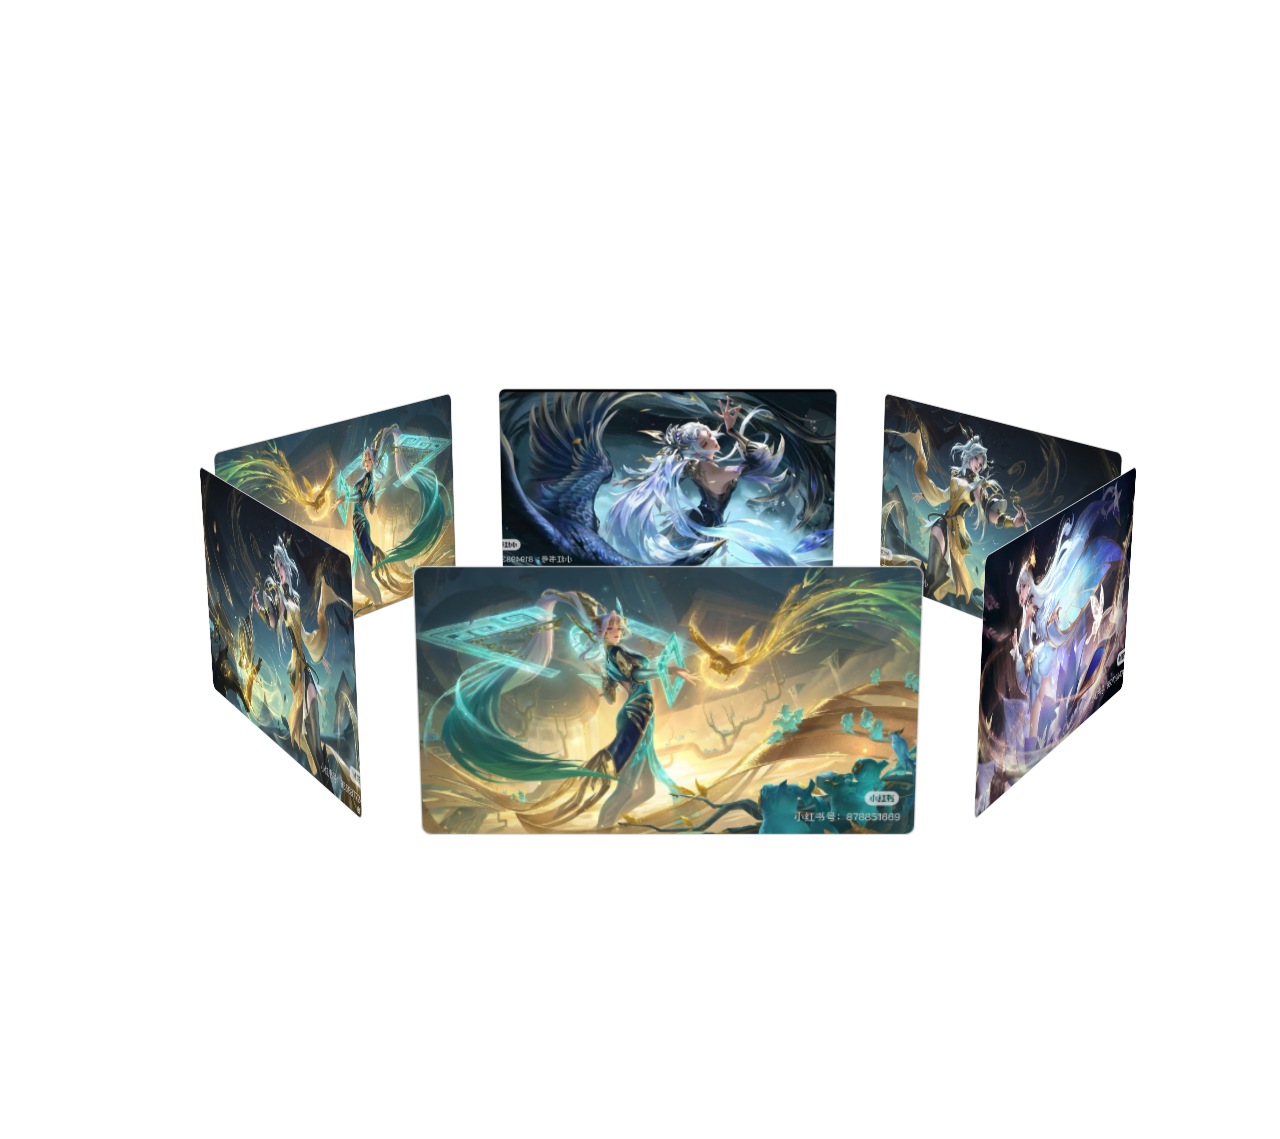
<file: School_Web/hexagon.html>
<!DOCTYPE html>
<html lang="zh-CN">
<head>
    <meta charset="UTF-8">
    <meta name="viewport" content="width=device-width, initial-scale=1.0">
    <title>六边形轮播图</title>
    <style>
        /* ============================================
           3D六边形轮播图组件 - 开始复制区域
           ============================================ */
        
        /* 基础样式重置（如果页面已有，可删除） */
        .hexagon-carousel-wrapper * {
            margin: 0;
            padding: 0;
            list-style: none;
        }

        /* 轮播容器样式 */
        .hexagon-carousel-container {
            position: relative;
            margin: 100px auto;
            perspective: 1500px; /* 3D透视效果，可根据需要调整 */
            overflow: hidden; /* 避免旋转时产生滚动条 */
        }

        /* 轮播列表样式 */
        .hexagon-carousel {
            position: absolute;
            width: 100%;
            height: 100%;
            transform-style: preserve-3d; /* 保持3D效果 */
            transition: transform 1s ease; /* 平滑过渡效果 */
            will-change: transform; /* 优化动画，减少抖动闪烁 */
        }

        /* 每个轮播项样式 - 修改这里的宽高即可，布局会自动适配 */
        .hexagon-carousel li {
            position: absolute;
            /* ========== 修改以下宽高即可，其他会自动计算 ========== */
            width: 400px;
            height: 225px; /* 16:9 比例示例：400 * 9 / 16 = 225 */
            /* ===================================================== */
            left: 50%;
            top: 50%;
            /* margin-left 和 margin-top 会通过JS自动计算，无需手动修改 */
            border: 1px solid #ccc;
            background-color: rgba(255, 255, 255, 0.8);
            display: flex;
            align-items: center;
            justify-content: center;
            border-radius: 8px; /* 圆角，可选 */
            overflow: hidden; /* 内容溢出隐藏 */
        }

        /* 让 a 填满 li */
        .hexagon-carousel li a{
            display: block;
            width: 100%;
            height: 100%;
            transform-style: preserve-3d;
            backface-visibility: hidden; /* 正面项减少闪烁 */
        }

        .hexagon-carousel li a img{
            width: 100%;
            height: 100%;
            object-fit: cover;
            display: block; /* 去除行内元素默认空白间隙 */
            backface-visibility: hidden; /* 修复某些浏览器闪频 */
        }

        /* 背面项：将内部内容翻转回正面，保证可见且不镜像 */
        .hexagon-carousel li.is-back a {
            transform: rotateY(180deg);
            backface-visibility: visible; /* 背面需可见 */
        }
        .hexagon-carousel li.is-back a img {
            backface-visibility: visible; /* 背面图片可见 */
            transform:scaleX(-1);

        }
        
        /* ============================================
           3D六边形轮播图组件 - 结束复制区域
           ============================================ */
    </style>
</head>
<body>
    <!-- ============================================
         使用示例：复制以下HTML结构
         ============================================ -->
    <div class="hexagon-carousel-wrapper">
        <div class="hexagon-carousel-container" id="hexagonCarouselContainer">
            <ul class="hexagon-carousel" id="hexagonCarousel">
                <li>
                    <a href="">
                        <img src="./testImg/nvwa.jpg" alt="轮播图1">
                    </a>
                </li>
                <li>
                    <a href="">
                        <img src="./testImg/diaochan.jpg" alt="轮播图1">
                    </a>
                </li>
                <li>
                    <a href="">
                        <img src="./testImg/waner.jpg" alt="轮播图1">
                    </a>
                </li>
                <li>
                    <a href="">
                        <img src="./testImg/yuji.jpg" alt="轮播图1">
                    </a>
                </li>
                <li>
                    <a href="">
                        <img src="./testImg/nvwa.jpg" alt="轮播图1">
                    </a>
                </li>
                <li>
                    <a href="">
                        <img src="./testImg/waner.jpg" alt="轮播图1">
                    </a>
                </li>
            </ul>
        </div>
    </div>

    <script>
        /* ============================================
           3D六边形轮播图组件 - JavaScript部分
           复制以下代码，确保HTML结构中的ID匹配
           ============================================ */
        
        (function() {
            'use strict';
            
            // 获取轮播元素
            const carousel = document.getElementById('hexagonCarousel');
            const container = document.getElementById('hexagonCarouselContainer');
            const items = carousel.querySelectorAll('li');
            const itemCount = items.length;
            
            // ========== 配置参数 ==========
            const config = {
                angle: 360 / itemCount, // 自动计算每个项目的角度（360度 / 项目数）
                intervalTime: 3000, // 轮播间隔时间（毫秒）
                tiltAngle: -15, // 俯视角度（负值表示向上倾斜，形成俯视效果）
                spacingFactor: 1.05 // 间距因子（越大间距越大，防止重叠，建议1.0-1.5）
            };
            
            // ========== 获取第一个元素的尺寸 ==========
            function getItemSize() {
                if (items.length === 0) return { width: 400, height: 225 };
                const firstItem = items[0];
                const computedStyle = window.getComputedStyle(firstItem);
                return {
                    width: parseFloat(computedStyle.width) || firstItem.offsetWidth,
                    height: parseFloat(computedStyle.height) || firstItem.offsetHeight
                };
            }
            
            // ========== 自动计算半径，避免重叠 ==========
            function calculateRadius(itemWidth, itemAngle) {
                // 将角度转换为弧度
                const angleInRadians = (itemAngle * Math.PI) / 180;
                // 计算相邻元素之间的弧长：半径 × 角度（弧度）
                // 为了不重叠，弧长应该 >= 元素宽度 × 间距因子
                const minArcLength = itemWidth * config.spacingFactor;
                // 计算最小半径：半径 = 弧长 / 角度（弧度）
                const minRadius = minArcLength / angleInRadians;
                // 返回一个稍大的半径，确保有足够的安全边距（缩小倍数以减少间距）
                return minRadius * 1.02;
            }
            
            // ========== 自动设置容器大小 ==========
            function setContainerSize(itemSize, radius) {
                // 容器宽度 = 元素宽度 + 半径的2倍 + 边距
                const containerWidth = itemSize.width + radius * 2 + 100;
                // 容器高度 = 元素高度 + 半径的1.5倍 + 边距（考虑俯视角度）
                const containerHeight = itemSize.height + radius * 1.5 + 100;
                container.style.width = containerWidth + 'px';
                container.style.height = containerHeight + 'px';
                // 更新透视距离，使其与容器大小匹配
                const perspective = Math.max(containerWidth, containerHeight) * 1.5;
                container.style.perspective = perspective + 'px';
            }
            
            // ========== 自动设置元素居中 ==========
            function setItemCenter(item) {
                const itemSize = getItemSize();
                item.style.marginLeft = -itemSize.width / 2 + 'px';
                item.style.marginTop = -itemSize.height / 2 + 'px';
            }
            
            // ========== 初始化轮播图 ==========
            let timerId = null; // 保证只有一个定时器，避免闪频

            function updateFrontBackClasses(currentAngle) {
                items.forEach((item, index) => {
                    const rawAngle = index * config.angle - currentAngle;
                    // 归一化到 [-180, 180)
                    let normalized = ((rawAngle + 180) % 360 + 360) % 360 - 180;
                    const isBack = Math.abs(normalized) > 90;
                    if (isBack) {
                        item.classList.add('is-back');
                    } else {
                        item.classList.remove('is-back');
                    }
                });
            }

            function initCarousel() {
                const itemSize = getItemSize();
                const radius = calculateRadius(itemSize.width, config.angle);
                
                // 设置容器大小
                setContainerSize(itemSize, radius);
                
                // 初始化每个li的位置和角度
                items.forEach((item, index) => {
                    // 设置居中
                    setItemCenter(item);
                    
                    // 计算每个项目的旋转角度
                    const rotateY = index * config.angle;
                    // 设置旋转和位置
                    item.style.transform = `rotateY(${rotateY}deg) translateZ(${radius}px)`;
                });
                
                // 应用初始倾斜角度
                let currentAngle = 0;
                carousel.style.transform = `rotateX(${config.tiltAngle}deg) rotateY(-${currentAngle}deg)`;
                updateFrontBackClasses(currentAngle);
                
                // 旋转轮播图的函数
                function rotateCarousel() {
                    currentAngle += config.angle;
                    carousel.style.transform = `rotateX(${config.tiltAngle}deg) rotateY(-${currentAngle}deg)`;
                    updateFrontBackClasses(currentAngle);
                }
                
                // 设置定时自动轮播
                if (timerId) {
                    clearInterval(timerId);
                }
                timerId = setInterval(rotateCarousel, config.intervalTime);
            }
            
            // 页面加载完成后初始化
            if (document.readyState === 'loading') {
                document.addEventListener('DOMContentLoaded', initCarousel);
            } else {
                initCarousel();
            }
            
            // 如果元素尺寸动态改变，可以调用 initCarousel() 重新初始化
            // 也可以监听窗口大小变化，自动调整
            window.addEventListener('resize', function() {
                // 延迟执行，等待CSS应用
                setTimeout(initCarousel, 100);
            });
            
        })();
        
        /* ============================================
           使用说明：
           1. 只需修改 .hexagon-carousel li 的 width 和 height
           2. 所有布局计算会自动进行，无需手动调整
           3. 如需修改轮播间隔、俯视角度等，修改 config 对象中的参数
           ============================================ */
    </script>
</body>
</html>
</file>
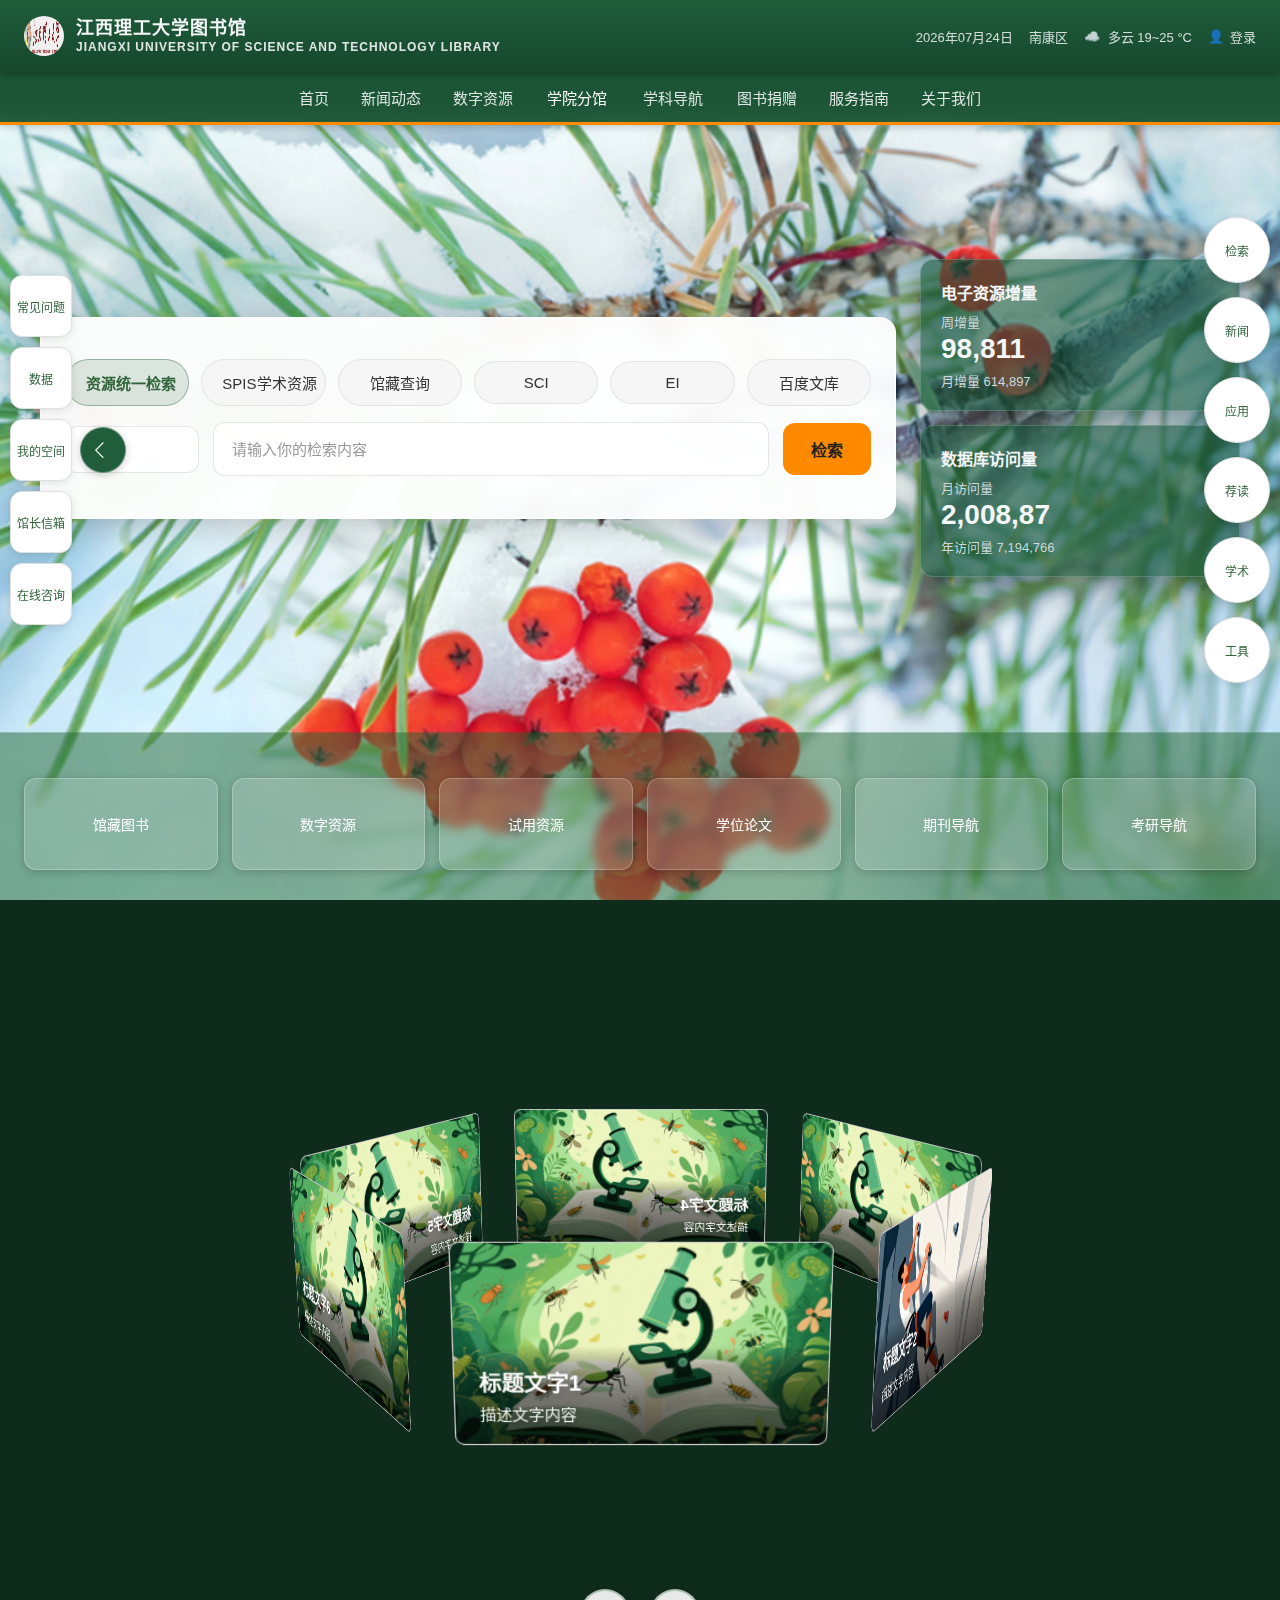
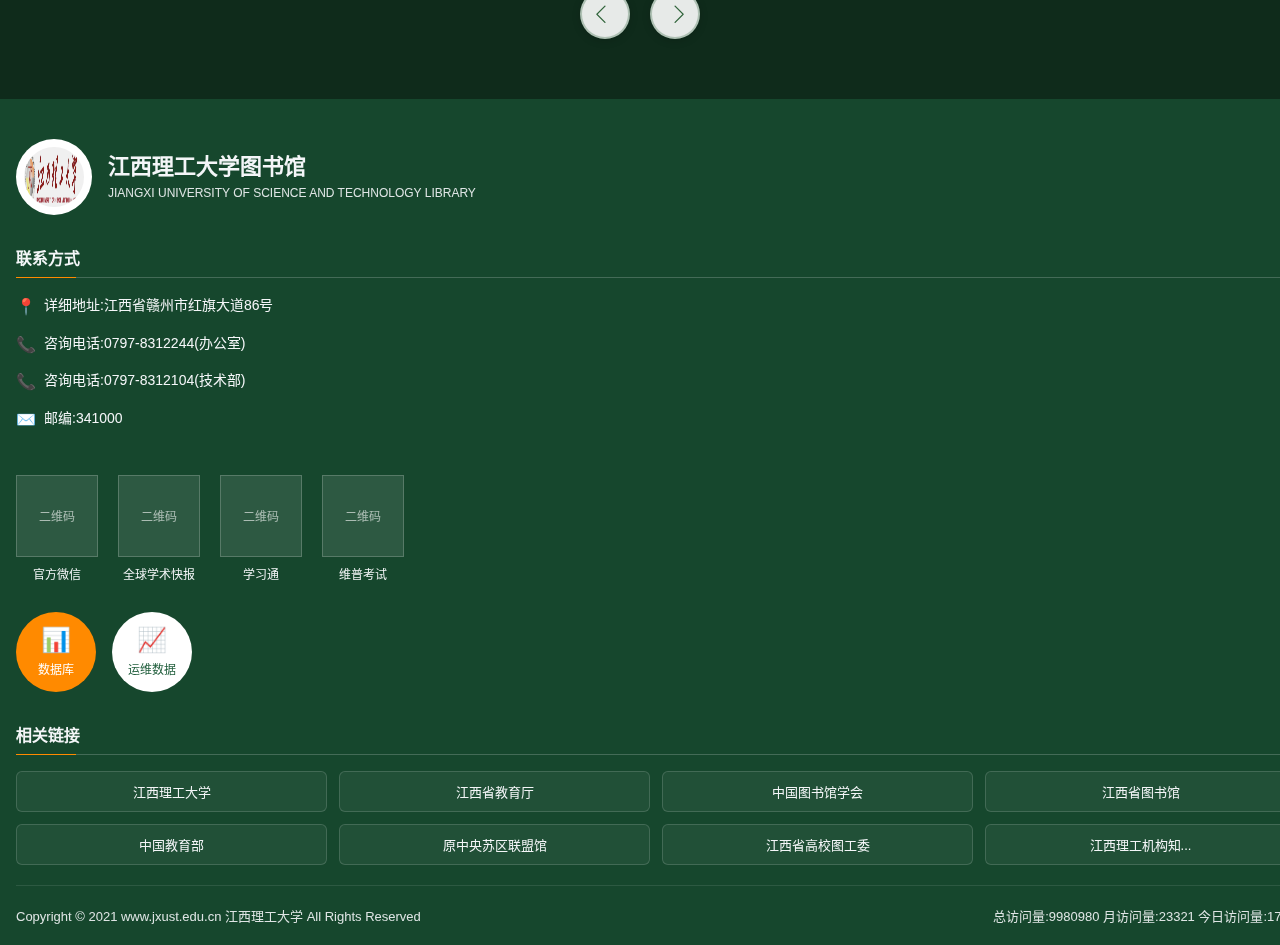
<file: School_Web/lib.html>
<!DOCTYPE html>
<html lang="zh-CN">
<head>
    <meta charset="UTF-8">
    <meta name="viewport" content="width=device-width, initial-scale=1.0">
    <title>图书馆首页框架</title>
    <link rel="stylesheet" href="CSS/lib-nav.css">
    <link rel="stylesheet" href="CSS/hexagon.css">
    <link rel="stylesheet" href="iconfont/iconfont.css">
    <style>
        /* 主题色与变量 */
        :root {
            --brand-green: #1f5d3b;
            --brand-green-dark: #16472d;
            --brand-accent: #ff8a00;
            --glass-bg: rgba(255, 255, 255, 0.12);
            --glass-stroke: rgba(255, 255, 255, 0.25);
            --text-on-dark: #f4f6f8;
            --muted: #cfd8dc;
        }

        html, body {
            height: 100%;
        }

        body {
            margin: 0;
            font-family: -apple-system, BlinkMacSystemFont, "Segoe UI", Roboto, "Helvetica Neue", Arial, "Noto Sans", "Apple Color Emoji", "Segoe UI Emoji";
            color: var(--text-on-dark);
            background: #0f2b1b;
        }

        /* 顶部栏 */
        .topbar {
            background: linear-gradient(180deg, var(--brand-green) 0%, var(--brand-green-dark) 100%);
            color: var(--text-on-dark);
            height: 72px;
            display: flex;
            align-items: center;
            justify-content: space-between;
            padding: 0 24px;
            box-shadow: 0 2px 8px rgba(0,0,0,0.3);
            position: fixed;
            top: 0;
            left: 0;
            right: 0;
            z-index: 101;
        }
        .topbar .logo {
            display: flex;
            align-items: center;
            gap: 12px;
            font-weight: 700;
            letter-spacing: 1px;
            font-size: 18px;
        }
        .topbar .logo img {
            width: 40px;
            height: 40px;
            border-radius: 50%;
            background: #fff;
        }
        .topbar .logo-text {
            display: flex;
            flex-direction: column;
        }
        .topbar .logo-text .cn {
            font-size: 18px;
            line-height: 1.2;
        }
        .topbar .logo-text .en {
            font-size: 12px;
            opacity: 0.9;
            line-height: 1.2;
        }
        .topbar .meta {
            opacity: .85;
            font-size: 13px;
            display: flex;
            align-items: center;
            gap: 16px;
        }
        .topbar .meta .weather {
            display: flex;
            align-items: center;
            gap: 8px;
        }
        .topbar .meta .login {
            display: flex;
            align-items: center;
            gap: 6px;
            cursor: pointer;
        }

        /* 导航栏 - 独立于顶部栏 */
        .navbar {
            background: rgba(31, 93, 59, 0.85);
            backdrop-filter: blur(10px);
            -webkit-backdrop-filter: blur(10px);
            color: var(--text-on-dark);
            display: flex;
            justify-content: center;
            align-items: center;
            padding: 0;
            height: 50px;
            border-bottom: 3px solid var(--brand-accent);
            position: fixed;
            top: 72px;
            left: 0;
            right: 0;
            z-index: 100;
            box-shadow: 0 2px 8px rgba(0,0,0,0.2);
        }
        .navbar-container {
            width: 1280px;
            max-width: 100%;
            margin: 0 auto;
            display: flex;
            justify-content: center;
            align-items: center;
            height: 100%;
            position: relative;
            padding: 0 24px;
        }
        .navbar .nav {
            display: flex;
            gap: 32px;
            align-items: center;
            justify-content: center;
        }
        .navbar .nav a,
        .navbar .nav .nav-link {
            color: var(--text-on-dark);
            text-decoration: none;
            font-size: 15px;
            white-space: nowrap;
            opacity: .9;
            transition: opacity 0.2s;
        }
        .navbar .nav .mega-grid a{
            color: #0f2b1b;
        }
        .navbar .nav a:hover,
        .navbar .nav .nav-link:hover {
            opacity: 1;
        }

        /* 英雄区背景 */
        .hero {
            min-height: calc(100vh - 122px);
            margin-top: 122px;
            position: relative;
            background: #ffffff;
            overflow: hidden;
        }

        /* 版心容器 */
        .hero-container {
            width: 1280px;
            max-width: 100%;
            margin: 0 auto;
            position: relative;
            height: 100%;
            padding: 0 24px;
        }

        /* 搜索和widget容器 */
        .hero-content {
            position: absolute;
            left: 50%;
            top: 38%;
            transform: translate(-50%, -50%);
            width: 100%;
            max-width: 1280px;
            padding: 0 24px;
            display: flex;
            gap: 24px;
            align-items: stretch;
            box-sizing: border-box;
            z-index: 2;
        }

        /* 中心搜索卡片 */
        .search-wrap {
            flex: 1;
            height: 200px;
            align-self: center;
            min-width: 0;
            background: rgba(255, 255, 255, 0.95);
            backdrop-filter: blur(10px);
            -webkit-backdrop-filter: blur(10px);
            border: 1px solid rgba(255, 255, 255, 0.8);
            border-radius: 16px;
            box-shadow: 0 8px 32px rgba(0,0,0,.2);
            display: flex;
            flex-direction: column;
            justify-content: center;
        }
        .search-tabs {
            display: flex;
            gap: 12px;
            padding: 20px 24px 16px;
            flex-wrap: nowrap;
            align-items: center;
            justify-content: center;
            width: 100%;
            box-sizing: border-box;
        }
        .search-tabs .tab {
            flex: 1;
            padding: 12px 20px;
            border-radius: 999px;
            background: rgba(245, 245, 245, 0.9);
            border: 1px solid rgba(224, 224, 224, 0.8);
            cursor: pointer;
            user-select: none;
            font-size: 15px;
            white-space: nowrap;
            transition: all 0.2s ease;
            text-align: center;
            min-width: 0;
            color: #333;
        }
        .search-tabs .tab:hover {
            background: rgba(238, 238, 238, 0.95);
            border-color: rgba(200, 200, 200, 0.9);
        }
        .search-tabs .tab.active {
            background: rgba(48, 100, 58, 0.15);
            border-color: rgba(48, 100, 58, 0.4);
            color: #30643A;
            font-weight: 600;
        }
        .search-bar {
            display: flex;
            gap: 14px;
            padding: 0 24px 20px;
            align-items: center;
            justify-content: center;
            width: 100%;
            box-sizing: border-box;
        }
        .seg {
            min-width: 100px;
            background: rgba(255, 255, 255, 0.9);
            border: 1px solid rgba(224, 224, 224, 0.8);
            border-radius: 12px;
            padding: 12px 16px;
            font-size: 15px;
            color: #333;
        }
        .search-input {
            flex: 1;
            height: 52px;
            border-radius: 12px;
            border: 1px solid rgba(224, 224, 224, 0.8);
            background: rgba(255, 255, 255, 0.9);
            color: #333;
            outline: none;
            padding: 0 18px;
            font-size: 15px;
        }
        .search-input::placeholder {
            color: #999;
        }
        .search-btn {
            height: 52px;
            padding: 0 28px;
            border-radius: 12px;
            background: var(--brand-accent);
            color: #222;
            font-weight: 700;
            border: none;
            cursor: pointer;
            font-size: 16px;
        }

        /* 右侧统计小部件 */
        .right-widgets {
            flex-shrink: 0;
            width: 360px;
            display: flex;
            flex-direction: column;
            gap: 14px;
        }
        .widget {
            background: rgba(20, 84, 55, .6);
            border: 1px solid rgba(255,255,255,.18);
            border-radius: 14px;
            padding: 20px;
            box-shadow: 0 10px 30px rgba(0,0,0,.35);
            flex: 1;
            display: flex;
            flex-direction: column;
        }
        .widget h4 { margin: 0 0 8px; font-weight: 700; }
        .widget .muted { color: var(--muted); font-size: 13px; }

        /* 左侧浮动栏 */
        .left-rail {
            position: fixed;
            left: 10px;
            top: 50%;
            transform: translateY(-50%);
            display: grid;
            gap: 10px;
            z-index: 52;
            transition: transform 0.3s ease;
        }
        .left-rail.hidden {
            transform: translateY(-50%) translateX(calc(-100% - 55px));
        }
        .rail-btn-wrapper {
            position: relative;
            display: inline-block;
        }
        .left-rail-toggle {
            position: absolute;
            right: -54px;
            top: 50%;
            transform: translateY(-50%);
            width: 44px;
            height: 44px;
            border-radius: 50%;
            background: #1f5d3b;
            border: 1px solid rgba(255, 255, 255, 0.3);
            display: grid;
            place-items: center;
            color: #ffffff;
            cursor: pointer;
            transition: background 0.3s ease;
            box-shadow: 0 2px 8px rgba(0, 0, 0, 0.2);
            z-index: 51;
        }
        .left-rail-toggle::before {
            content: '';
            position: absolute;
            top: 50%;
            left: 50%;
            transform: translate(-50%, -50%);
            width: 60px;
            height: 60px;
            border-radius: 50%;
            background: rgba(255, 255, 255, 0.35);
            backdrop-filter: blur(4px);
            -webkit-backdrop-filter: blur(4px);
            opacity: 0;
            transition: opacity 0.3s ease;
            pointer-events: none;
            z-index: -1;
        }
        .left-rail-toggle:hover {
            background: #ff9700;
        }
        .left-rail-toggle:hover::before {
            opacity: 1;
        }
        .left-rail-toggle .iconfont {
            font-size: 18px;
            transition: transform 0.3s ease;
        }
        .rail-btn {
            width: 60px; height: 60px;
            border-radius: 12px;
            background: #ffffff;
            border: 1px solid #e0e0e0;
            display: grid; place-items: center;
            color: #30643A;
            text-decoration: none;
            font-size: 12px;
            box-shadow: 0 2px 8px rgba(0,0,0,.1);
        }

        /* 右侧快速菜单 */
        .right-rail {
            position: fixed;
            right: 10px;
            top: 50%;
            transform: translateY(-50%);
            display: grid;
            gap: 14px;
            z-index: 52;
        }
        .quick-btn {
            width: 64px; height: 64px;
            border-radius: 50%;
            background: #ffffff;
            border: 1px solid #e0e0e0;
            display: grid; place-items: center;
            color: #30643A;
            text-decoration: none;
            font-size: 12px;
            position: relative;
            transition: background 0.3s ease, color 0.3s ease;
            box-shadow: 0 2px 8px rgba(0,0,0,.1);
        }
        .quick-btn::before {
            content: '';
            position: absolute;
            top: 50%;
            left: 50%;
            transform: translate(-50%, -50%);
            width: 80px;
            height: 80px;
            border-radius: 50%;
            background: rgba(255, 255, 255, 0.35);
            backdrop-filter: blur(4px);
            -webkit-backdrop-filter: blur(4px);
            opacity: 0;
            transition: opacity 0.3s ease;
            pointer-events: none;
            z-index: -1;
        }
        .quick-btn:hover {
            background: #ff9700;
            color: #ffffff;
        }
        .quick-btn:hover::before {
            opacity: 1;
        }

        /* 底部功能快捷 */
        .bottom-features {
            position: absolute;
            left: 50%;
            bottom: 0;
            transform: translateX(-50%);
            width: 1280px;
            max-width: calc(100% - 48px);
            display: grid;
            grid-template-columns: repeat(6, 1fr);
            gap: 14px;
            padding: 20px 14px 30px;
            background: transparent;
            border-radius: 0;
            border: none;
            z-index: 2;
        }
        .feature {
            height: 90px;
            border-radius: 12px;
            background: rgba(255, 255, 255, 0.15);
            border: 1px solid rgba(255, 255, 255, 0.25);
            display: grid; 
            place-items: center;
            text-align: center;
            font-size: 14px;
            color: #ffffff;
            font-weight: 500;
            transition: all 0.3s ease;
            backdrop-filter: blur(4px);
            -webkit-backdrop-filter: blur(4px);
            box-shadow: 0 2px 8px rgba(0, 0, 0, 0.2);
        }
        .feature:hover {
            background: rgba(255, 255, 255, 0.25);
            border-color: rgba(255, 255, 255, 0.4);
            transform: translateY(-2px);
            box-shadow: 0 4px 12px rgba(0, 0, 0, 0.3);
        }

        /* 学科导航 Mega Panel 样式 */
        .subject-mega-panel {
            position: fixed;
            left: 50%;
            transform: translateX(-50%) translateY(0);
            top: 52px;
            width: 1280px;
            max-width: calc(100% - 48px);
            background: #ffffff;
            box-shadow: 0 4px 12px rgba(0,0,0,.15);
            border-radius: 0;
            border: none;
            padding: 32px;
            opacity: 0;
            pointer-events: none;
            transition: opacity 0.25s ease;
            z-index: 200;
        }

        .navbar .nav .nav-item.subject-nav:hover > .subject-mega-panel,
        .navbar .nav .nav-item.subject-nav:focus-within > .subject-mega-panel {
            opacity: 1;
            pointer-events: auto;
        }

        /* 学科网格布局 - 5列 */
        .subject-grid {
            display: grid;
            grid-template-columns: repeat(5, 1fr);
            gap: 20px;
        }

        /* 学科卡片样式 */
        .subject-card {
            position: relative;
            aspect-ratio: 1.6;
            border-radius: 12px;
            background-size: cover;
            background-position: center;
            display: flex;
            align-items: center;
            justify-content: center;
            text-decoration: none;
            overflow: hidden;
            transition: transform 0.3s ease, box-shadow 0.3s ease;
            box-shadow: 0 4px 12px rgba(0,0,0,.15);
        }

        /* 各学科卡片背景渐变 */
        .subject-arts { background: linear-gradient(135deg, #FF6B9D 0%, #C44569 100%); }
        .subject-management { background: linear-gradient(135deg, #4ECDC4 0%, #44A08D 100%); }
        .subject-military { background: linear-gradient(135deg, #95E1D3 0%, #6BCB9F 100%); }
        .subject-medicine { background: linear-gradient(135deg, #F38181 0%, #AA4A44 100%); }
        .subject-agriculture { background: linear-gradient(135deg, #AAE3E2 0%, #6EC5B8 100%); }
        .subject-engineering { background: linear-gradient(135deg, #FCE38A 0%, #F38181 100%); }
        .subject-science { background: linear-gradient(135deg, #EAFFD0 0%, #B4F8C8 100%); }
        .subject-history { background: linear-gradient(135deg, #B4A7D6 0%, #8B7AA8 100%); }
        .subject-literature { background: linear-gradient(135deg, #C7CEEA 0%, #9BA3EB 100%); }
        .subject-education { background: linear-gradient(135deg, #FFD3A5 0%, #FFA07A 100%); }
        .subject-law { background: linear-gradient(135deg, #FD9853 0%, #E67E22 100%); }
        .subject-economics { background: linear-gradient(135deg, #A8E6CF 0%, #7ED321 100%); }
        .subject-philosophy { background: linear-gradient(135deg, #FFD93D 0%, #F9CA24 100%); }
        .subject-comprehensive { background: linear-gradient(135deg, #6BCB77 0%, #4CAF50 100%); }

        .subject-card::before {
            content: '';
            position: absolute;
            top: 0;
            left: 0;
            right: 0;
            bottom: 0;
            background: linear-gradient(to bottom, rgba(0,0,0,0.2), rgba(0,0,0,0.4));
            z-index: 1;
        }

        .subject-card span {
            position: relative;
            z-index: 2;
            color: #fff;
            font-size: 20px;
            font-weight: 700;
            text-shadow: 0 2px 8px rgba(0,0,0,.5);
            text-align: center;
        }

        .subject-card:hover {
            transform: translateY(-4px) scale(1.02);
            box-shadow: 0 8px 24px rgba(0,0,0,.25);
        }

        /* 学科导航项hover效果 */
        .navbar .nav .nav-item.subject-nav:hover > .nav-link,
        .navbar .nav .nav-item.subject-nav:focus-within > .nav-link {
            opacity: 1;
            position: relative;
        }

        .navbar .nav .nav-item.subject-nav:hover > .nav-link::after {
            content: '';
            position: absolute;
            bottom: -15px;
            left: 50%;
            transform: translateX(-50%);
            width: 0;
            height: 0;
            border-left: 8px solid transparent;
            border-right: 8px solid transparent;
            border-bottom: 8px solid #ff8a00;
            /* z-index: 280; */
        }

        .navbar .nav .nav-item.subject-nav > .nav-link::before {
            content: '';
            position: absolute;
            left: 0;
            right: 0;
            bottom: -18px;
            height: 18px;
        }


        @media (max-width: 1400px) {
            .mega-panel,
            .subject-mega-panel {
                width: calc(100% - 48px);
                max-width: 1280px;
            }
            .mega-grid {
                grid-template-columns: repeat(4, 1fr);
            }
            .subject-grid {
                grid-template-columns: repeat(4, 1fr);
            }
        }

        @media (max-width: 1320px) {
            .hero-content {
                max-width: calc(100% - 48px);
                padding: 0 16px;
            }
            .right-widgets {
                width: 320px;
            }
        }

        @media (max-width: 1100px) {
            .mega-grid {
                grid-template-columns: repeat(3, 1fr);
            }
            .subject-grid {
                grid-template-columns: repeat(3, 1fr);
            }
            .hero-content {
                flex-direction: column;
                gap: 20px;
            }
            .right-widgets {
                width: 100%;
            }
        }

        @media (max-width: 900px) {
            .topbar { flex-direction: column; height: auto; padding: 12px; }
            .topbar .logo { margin-bottom: 8px; }
            .topbar .meta { flex-wrap: wrap; justify-content: center; }
            .navbar { position: relative; top: 0; }
            .navbar-container { width: 100%; padding: 0 16px; }
            .navbar .nav { flex-wrap: wrap; gap: 16px; }
            .mega-panel,
            .subject-mega-panel {
                position: absolute;
                width: 100%;
                left: 0;
                transform: translateY(10px);
                top: 100%;
            }
            .mega-grid {
                grid-template-columns: repeat(2, 1fr);
            }
            .subject-grid {
                grid-template-columns: repeat(2, 1fr);
            }
            .hero-content {
                position: static;
                transform: none;
                margin: 18vh auto 0;
                padding: 0 16px;
            }
            .right-widgets { width: 100%; }
            .left-rail, .right-rail { display: none; }
            .hero { min-height: calc(100vh - 200px); margin-top: 0; padding-bottom: 160px; }
            .bottom-features { 
                grid-template-columns: repeat(3, 1fr); 
                bottom: 20px;
                width: calc(100% - 32px);
                max-width: 100%;
            }
        }

        /* Footer 样式 */
        .footer {
            background: var(--brand-green-dark);
            color: var(--text-on-dark);
            position: relative;
            padding: 40px 0 20px;
            margin-top: 60px;
        }
        .footer-container {
            width: 1280px;
            max-width: 100%;
            margin: 0 auto;
            padding: 0 24px;
        }
        .footer-top {
            margin-bottom: 30px;
        }
        .footer-logo-section {
            display: flex;
            align-items: center;
            gap: 16px;
        }
        .footer-logo {
            width: 60px;
            height: 60px;
            border-radius: 50%;
            background: #fff;
            padding: 8px;
        }
        .footer-logo-text {
            display: flex;
            flex-direction: column;
        }
        .footer-logo-cn {
            font-size: 22px;
            font-weight: 700;
            line-height: 1.3;
        }
        .footer-logo-en {
            font-size: 12px;
            opacity: 0.9;
            line-height: 1.3;
            margin-top: 4px;
        }
        .footer-middle {
            display: grid;
            grid-template-columns: 1fr auto auto;
            gap: 40px;
            margin-bottom: 30px;
            align-items: start;
        }
        .footer-section-title {
            font-size: 16px;
            font-weight: 700;
            margin: 0 0 16px;
            padding-bottom: 8px;
            border-bottom: 1px solid rgba(255,255,255,.2);
            position: relative;
        }
        .footer-section-title::after {
            content: '';
            position: absolute;
            left: 0;
            bottom: -1px;
            width: 60px;
            height: 1px;
            background: var(--brand-accent);
        }
        .footer-contact {
            min-width: 300px;
        }
        .footer-contact-item {
            display: flex;
            align-items: flex-start;
            gap: 8px;
            margin-bottom: 12px;
            font-size: 14px;
            line-height: 1.6;
        }
        .footer-icon {
            color: var(--brand-accent);
            font-size: 16px;
            flex-shrink: 0;
        }
        .footer-qrcodes {
            display: flex;
            gap: 20px;
        }
        .qrcode-item {
            display: flex;
            flex-direction: column;
            align-items: center;
            gap: 8px;
        }
        .qrcode-placeholder {
            width: 80px;
            height: 80px;
            background: rgba(255,255,255,.1);
            border: 1px solid rgba(255,255,255,.2);
            display: flex;
            align-items: center;
            justify-content: center;
            font-size: 12px;
            color: rgba(255,255,255,.6);
        }
        .qrcode-item span {
            font-size: 12px;
            white-space: nowrap;
        }
        .footer-quick-btns {
            display: flex;
            flex-direction: column;
            gap: 16px;
        }
        .footer-quick-btn {
            width: 80px;
            height: 80px;
            border-radius: 50%;
            display: flex;
            flex-direction: column;
            align-items: center;
            justify-content: center;
            gap: 6px;
            text-decoration: none;
            color: var(--text-on-dark);
            font-size: 12px;
            transition: transform 0.2s ease;
        }
        .footer-quick-btn:hover {
            transform: scale(1.05);
        }
        .footer-quick-btn-orange {
            background: var(--brand-accent);
            color: #fff;
        }
        .footer-quick-btn-white {
            background: #fff;
            color: var(--brand-green);
        }
        .footer-btn-icon {
            font-size: 24px;
        }
        .footer-links {
            margin-bottom: 20px;
        }
        .footer-links-grid {
            display: grid;
            grid-template-columns: repeat(4, 1fr);
            gap: 12px;
        }
        .footer-link-btn {
            padding: 10px 16px;
            background: rgba(255,255,255,.05);
            border: 1px solid rgba(255,255,255,.15);
            border-radius: 6px;
            text-decoration: none;
            color: var(--text-on-dark);
            font-size: 13px;
            text-align: center;
            transition: all 0.2s ease;
        }
        .footer-link-btn:hover {
            background: rgba(255,255,255,.1);
            border-color: rgba(255,255,255,.25);
        }
        .footer-bottom {
            display: flex;
            justify-content: space-between;
            align-items: center;
            padding-top: 20px;
            border-top: 1px solid rgba(255,255,255,.1);
            font-size: 13px;
        }
        .footer-copyright {
            opacity: 0.9;
        }
        .footer-stats {
            opacity: 0.9;
        }
        .footer-back-to-top {
            position: fixed;
            bottom: 30px;
            right: 30px;
            width: 50px;
            padding: 8px;
            background: var(--brand-green);
            border: 1px solid rgba(255,255,255,.2);
            border-radius: 8px;
            color: var(--text-on-dark);
            cursor: pointer;
            display: flex;
            flex-direction: column;
            align-items: center;
            gap: 4px;
            font-size: 12px;
            z-index: 100;
            transition: all 0.3s ease;
        }
        .footer-back-to-top:hover {
            background: var(--brand-green-dark);
            transform: translateY(-2px);
        }
        .footer-back-to-top span:first-child {
            font-size: 18px;
        }

        @media (max-width: 1320px) {
            .footer-container {
                padding: 0 16px;
            }
            .footer-middle {
                grid-template-columns: 1fr;
                gap: 30px;
            }
            .footer-qrcodes {
                justify-content: flex-start;
            }
            .footer-quick-btns {
                flex-direction: row;
            }
        }

        @media (max-width: 900px) {
            .footer-links-grid {
                grid-template-columns: repeat(2, 1fr);
            }
            .footer-bottom {
                flex-direction: column;
                gap: 12px;
                text-align: center;
            }
        }

        /* 图片轮播图样式 - 作为hero背景 */
        .lib-carousel {
            position: absolute;
            top: 0;
            left: 0;
            right: 0;
            bottom: 0;
            width: 100%;
            height: 100%;
            overflow: hidden;
            z-index: 1;
            margin: 0;
            padding: 0;
        }

        .lib-carousel-view {
            width: 100%;
            height: 100%;
            overflow: hidden;
        }

        .lib-carousel-list {
            display: flex;
            height: 100%;
            transition: transform 0.8s ease-in-out;
            list-style: none;
            padding: 0;
            margin: 0;
        }

        .lib-carousel-list li {
            flex-shrink: 0;
            width: 100%;
            height: 100%;
        }

        .lib-carousel-list li a {
            display: block;
            width: 100%;
            height: 100%;
            text-decoration: none;
            pointer-events: none;
        }

        .lib-carousel-list li img {
            width: 100%;
            height: 100%;
            object-fit: cover;
            display: block;
        }
    </style>
</head>
<body>
    <!-- 顶部栏 -->
    <header class="topbar">
        <div class="logo">
            <img alt="logo" src="img/S-logo.png">
            <div class="logo-text">
                <div class="cn">江西理工大学图书馆</div>
                <div class="en">JIANGXI UNIVERSITY OF SCIENCE AND TECHNOLOGY LIBRARY</div>
            </div>
        </div>
        <div class="meta">
            <span id="nowText">--</span>
            <span>南康区</span>
            <div class="weather">
                <span>☁️</span>
                <span>多云 19~25 °C</span>
            </div>
            <div class="login">
                <span>👤</span>
                <span>登录</span>
            </div>
        </div>
    </header>

    <!-- 导航栏 -->
    <nav class="navbar" aria-label="主导航">
        <div class="navbar-container">
            <div class="nav">
                <a href="#">首页</a>
                <a href="#">新闻动态</a>
                <a href="#">数字资源</a>
                <div class="nav-item has-mega" aria-haspopup="true" aria-expanded="false">
                    <a href="javascript:void(0)" class="nav-link">学院分馆</a>
                    <!-- Mega Panel -->
                    <div class="mega-panel" role="menu" aria-label="学院分馆">
                        <div class="mega-grid">
                            <a href="#" role="menuitem">材冶化学部</a>
                            <a href="#" role="menuitem">材料科学与工程学院</a>
                            <a href="#" role="menuitem">冶金工程学院</a>
                            <a href="#" role="menuitem">化学化工学院</a>
                            <a href="#" role="menuitem">矿业工程学院</a>
                            <a href="#" role="menuitem">土木与测绘工程学院</a>
                            <a href="#" role="menuitem">建筑与设计学院</a>
                            <a href="#" role="menuitem">机电工程学院</a>
                            <a href="#" role="menuitem">电气工程与自动化学院</a>
                            <a href="#" role="menuitem">信息工程学院</a>
                            <a href="#" role="menuitem">经济管理学院</a>
                            <a href="#" role="menuitem">法学院</a>
                            <a href="#" role="menuitem">马克思主义学院</a>
                            <a href="#" role="menuitem">外国语学院</a>
                            <a href="#" role="menuitem">理学院</a>
                            <a href="#" role="menuitem">能源与机械工程学院</a>
                            <a href="#" role="menuitem">软件工程学院</a>
                            <a href="#" role="menuitem">商学院</a>
                            <a href="#" role="menuitem">安全工程学院</a>
                            <a href="#" role="menuitem">体育与艺术学院</a>
                            <a href="#" role="menuitem">先进铜产业学院</a>
                            <a href="#" role="menuitem">稀土学院</a>
                        </div>
                    </div>
                </div>
            <div class="nav-item has-mega subject-nav" aria-haspopup="true" aria-expanded="false">
                <a href="javascript:void(0)" class="nav-link">学科导航</a>
                <!-- 学科导航 Mega Panel -->
                <div class="subject-mega-panel" role="menu" aria-label="学科导航">
                    <div class="subject-grid">
                        <a href="#" class="subject-card subject-arts" role="menuitem">
                            <span>艺术学</span>
                        </a>
                        <a href="#" class="subject-card subject-management" role="menuitem">
                            <span>管理学</span>
                        </a>
                        <a href="#" class="subject-card subject-military" role="menuitem">
                            <span>军事学</span>
                        </a>
                        <a href="#" class="subject-card subject-medicine" role="menuitem">
                            <span>医学</span>
                        </a>
                        <a href="#" class="subject-card subject-agriculture" role="menuitem">
                            <span>农学</span>
                        </a>
                        <a href="#" class="subject-card subject-engineering" role="menuitem">
                            <span>工学</span>
                        </a>
                        <a href="#" class="subject-card subject-science" role="menuitem">
                            <span>理学</span>
                        </a>
                        <a href="#" class="subject-card subject-history" role="menuitem">
                            <span>历史学</span>
                        </a>
                        <a href="#" class="subject-card subject-literature" role="menuitem">
                            <span>文学</span>
                        </a>
                        <a href="#" class="subject-card subject-education" role="menuitem">
                            <span>教育学</span>
                        </a>
                        <a href="#" class="subject-card subject-law" role="menuitem">
                            <span>法学</span>
                        </a>
                        <a href="#" class="subject-card subject-economics" role="menuitem">
                            <span>经济学</span>
                        </a>
                        <a href="#" class="subject-card subject-philosophy" role="menuitem">
                            <span>哲学</span>
                        </a>
                        <a href="#" class="subject-card subject-comprehensive" role="menuitem">
                            <span>综合</span>
                        </a>
                    </div>
                </div>
            </div>
            <a href="#">图书捐赠</a>
            <a href="#">服务指南</a>
            <a href="#">关于我们</a>
        </div>
    </nav>

    <main class="hero">
        <!-- 轮播图背景 -->
        <div class="lib-carousel">
            <div class="lib-carousel-view">
                <ul class="lib-carousel-list">
                    <!-- 复制最后一张图片放在开头 -->
                    <li>
                        <a href="">
                            <img src="./img/lib-pic4.png" alt="轮播图4">
                        </a>
                    </li>
                    <!-- 原始图片 -->
                    <li>
                        <a href="">
                            <img src="./img/lib-pic1.png" alt="轮播图1">
                        </a>
                    </li>
                    <li>
                        <a href="">
                            <img src="./img/lib-pic2.png" alt="轮播图2">
                        </a>
                    </li>
                    <li>
                        <a href="">
                            <img src="./img/lib-pic3.png" alt="轮播图3">
                        </a>
                    </li>
                    <li>
                        <a href="">
                            <img src="./img/lib-pic4.png" alt="轮播图4">
                        </a>
                    </li>
                    <!-- 复制第一张图片放在结尾 -->
                    <li>
                        <a href="">
                            <img src="./img/lib-pic1.png" alt="轮播图1">
                        </a>
                    </li>
                </ul>
            </div>
        </div>

        <!-- 左侧浮动栏 -->
        <div class="left-rail" id="leftRail">
            <a class="rail-btn" href="#">常见问题</a>
            <a class="rail-btn" href="#">数据</a>
            <div class="rail-btn-wrapper">
                <a class="rail-btn" href="#">我的空间</a>
                <div class="left-rail-toggle" id="leftRailToggle">
                    <i class="iconfont icon-fanhui"></i>
                </div>
            </div>
            <a class="rail-btn" href="#">馆长信箱</a>
            <a class="rail-btn" href="#">在线咨询</a>
        </div>

        <!-- 右侧快速菜单 -->
        <div class="right-rail">
            <a class="quick-btn" href="#">检索</a>
            <a class="quick-btn" href="#">新闻</a>
            <a class="quick-btn" href="#">应用</a>
            <a class="quick-btn" href="#">荐读</a>
            <a class="quick-btn" href="#">学术</a>
            <a class="quick-btn" href="#">工具</a>
        </div>

        <!-- 搜索和widget容器 -->
        <div class="hero-content">
            <!-- 中心搜索区域 -->
            <section class="search-wrap">
                <div class="search-tabs">
                    <div class="tab active">资源统一检索</div>
                    <div class="tab">SPIS学术资源</div>
                    <div class="tab">馆藏查询</div>
                    <div class="tab">SCI</div>
                    <div class="tab">EI</div>
                    <div class="tab">百度文库</div>
                </div>
                <div class="search-bar">
                    <div class="seg">全部 ▾</div>
                    <input class="search-input" placeholder="请输入你的检索内容">
                    <button class="search-btn">检索</button>
                </div>
            </section>

            <!-- 右侧统计小部件 -->
            <aside class="right-widgets">
                <div class="widget">
                    <h4>电子资源增量</h4>
                    <div class="muted">周增量</div>
                    <div style="font-size:28px;font-weight:800;margin:2px 0 6px;">98,811</div>
                    <div class="muted">月增量 614,897</div>
                </div>
                <div class="widget">
                    <h4>数据库访问量</h4>
                    <div class="muted">月访问量</div>
                    <div style="font-size:28px;font-weight:800;margin:2px 0 6px;">2,008,87</div>
                    <div class="muted">年访问量 7,194,766</div>
                </div>
            </aside>
        </div>

        <!-- 底部功能快捷 -->
        <section class="bottom-features">
            <div class="feature">馆藏图书</div>
            <div class="feature">数字资源</div>
            <div class="feature">试用资源</div>
            <div class="feature">学位论文</div>
            <div class="feature">期刊导航</div>
            <div class="feature">考研导航</div>
        </section>
    </main>

    <!-- 六边形轮播图模块 -->
    <section class="hexagon-carousel-wrapper">
        <div class="hexagon-carousel-container" id="hexagonCarouselContainer">
            <ul class="hexagon-carousel" id="hexagonCarousel">
                <li>
                    <a href="">
                        <div class="hexagon-image-wrapper">
                            <img src="./img/hexagon-picCycle1.png" alt="轮播图1">
                            <div class="hexagon-overlay"></div>
                            <div class="hexagon-text">
                                <h3>标题文字1</h3>
                                <p>描述文字内容</p>
                            </div>
                        </div>
                    </a>
                </li>
                <li>
                    <a href="">
                        <div class="hexagon-image-wrapper">
                            <img src="./img/hexagon-picCycle2.png" alt="轮播图2">
                            <div class="hexagon-overlay"></div>
                            <div class="hexagon-text">
                                <h3>标题文字2</h3>
                                <p>描述文字内容</p>
                            </div>
                        </div>
                    </a>
                </li>
                <li>
                    <a href="">
                        <div class="hexagon-image-wrapper">
                            <img src="./img/hexagon-picCycle1.png" alt="轮播图3">
                            <div class="hexagon-overlay"></div>
                            <div class="hexagon-text">
                                <h3>标题文字3</h3>
                                <p>描述文字内容</p>
                            </div>
                        </div>
                    </a>
                </li>
                <li>
                    <a href="">
                        <div class="hexagon-image-wrapper">
                            <img src="./img/hexagon-picCycle1.png" alt="轮播图4">
                            <div class="hexagon-overlay"></div>
                            <div class="hexagon-text">
                                <h3>标题文字4</h3>
                                <p>描述文字内容</p>
                            </div>
                        </div>
                    </a>
                </li>
                <li>
                    <a href="">
                        <div class="hexagon-image-wrapper">
                            <img src="./img/hexagon-picCycle1.png" alt="轮播图5">
                            <div class="hexagon-overlay"></div>
                            <div class="hexagon-text">
                                <h3>标题文字5</h3>
                                <p>描述文字内容</p>
                            </div>
                        </div>
                    </a>
                </li>
                <li>
                    <a href="">
                        <div class="hexagon-image-wrapper">
                            <img src="./img/hexagon-picCycle1.png" alt="轮播图6">
                            <div class="hexagon-overlay"></div>
                            <div class="hexagon-text">
                                <h3>标题文字6</h3>
                                <p>描述文字内容</p>
                            </div>
                        </div>
                    </a>
                </li>
            </ul>
        </div>
        <!-- 轮播控制按钮 -->
        <div class="hexagon-controls">
            <button class="hexagon-btn hexagon-btn-prev" id="hexagonPrevBtn">
                <i class="iconfont icon-fanhui"></i>
            </button>
            <button class="hexagon-btn hexagon-btn-next" id="hexagonNextBtn">
                <i class="iconfont icon-gengduo"></i>
            </button>
        </div>
    </section>

    <!-- Footer -->
    <footer class="footer">
        <div class="footer-container">
            <!-- 顶部区域 -->
            <div class="footer-top">
                <!-- 左侧Logo和名称 -->
                <div class="footer-logo-section">
                    <img src="img/S-logo.png" alt="Logo" class="footer-logo">
                    <div class="footer-logo-text">
                        <div class="footer-logo-cn">江西理工大学图书馆</div>
                        <div class="footer-logo-en">JIANGXI UNIVERSITY OF SCIENCE AND TECHNOLOGY LIBRARY</div>
                    </div>
                </div>
            </div>

            <!-- 中间区域 -->
            <div class="footer-middle">
                <!-- 左侧联系方式 -->
                <div class="footer-contact">
                    <h3 class="footer-section-title">联系方式</h3>
                    <div class="footer-contact-item">
                        <span class="footer-icon">📍</span>
                        <span>详细地址:江西省赣州市红旗大道86号</span>
                    </div>
                    <div class="footer-contact-item">
                        <span class="footer-icon">📞</span>
                        <span>咨询电话:0797-8312244(办公室)</span>
                    </div>
                    <div class="footer-contact-item">
                        <span class="footer-icon">📞</span>
                        <span>咨询电话:0797-8312104(技术部)</span>
                    </div>
                    <div class="footer-contact-item">
                        <span class="footer-icon">✉️</span>
                        <span>邮编:341000</span>
                    </div>
                </div>

                <!-- 中间二维码区域 -->
                <div class="footer-qrcodes">
                    <div class="qrcode-item">
                        <div class="qrcode-placeholder">二维码</div>
                        <span>官方微信</span>
                    </div>
                    <div class="qrcode-item">
                        <div class="qrcode-placeholder">二维码</div>
                        <span>全球学术快报</span>
                    </div>
                    <div class="qrcode-item">
                        <div class="qrcode-placeholder">二维码</div>
                        <span>学习通</span>
                    </div>
                    <div class="qrcode-item">
                        <div class="qrcode-placeholder">二维码</div>
                        <span>维普考试</span>
                    </div>
                </div>

                <!-- 右侧快捷按钮 -->
                <div class="footer-quick-btns">
                    <a href="#" class="footer-quick-btn footer-quick-btn-orange">
                        <span class="footer-btn-icon">📊</span>
                        <span>数据库</span>
                    </a>
                    <a href="#" class="footer-quick-btn footer-quick-btn-white">
                        <span class="footer-btn-icon">📈</span>
                        <span>运维数据</span>
                    </a>
                </div>
            </div>

            <!-- 相关链接 -->
            <div class="footer-links">
                <h3 class="footer-section-title">相关链接</h3>
                <div class="footer-links-grid">
                    <a href="#" class="footer-link-btn">江西理工大学</a>
                    <a href="#" class="footer-link-btn">江西省教育厅</a>
                    <a href="#" class="footer-link-btn">中国图书馆学会</a>
                    <a href="#" class="footer-link-btn">江西省图书馆</a>
                    <a href="#" class="footer-link-btn">中国教育部</a>
                    <a href="#" class="footer-link-btn">原中央苏区联盟馆</a>
                    <a href="#" class="footer-link-btn">江西省高校图工委</a>
                    <a href="#" class="footer-link-btn">江西理工机构知...</a>
                </div>
            </div>

            <!-- 底部版权和统计 -->
            <div class="footer-bottom">
                <div class="footer-copyright">
                    Copyright © 2021 www.jxust.edu.cn 江西理工大学 All Rights Reserved
                </div>
                <div class="footer-stats">
                    总访问量:9980980 月访问量:23321 今日访问量:1773
                </div>
            </div>
        </div>

        <!-- 回到顶部按钮 -->
        <button class="footer-back-to-top" id="backToTop">
            <span>↑</span>
            <span>回到顶部</span>
        </button>
    </footer>

    <script>
        // 顶部时间显示
        const nowText = document.getElementById('nowText');
        function tick() {
            const d = new Date();
            const year = d.getFullYear();
            const month = String(d.getMonth() + 1).padStart(2, '0');
            const date = String(d.getDate()).padStart(2, '0');
            const fmt = `${year}年${month}月${date}日`;
            nowText.textContent = fmt;
        }
        tick();
        setInterval(tick, 60_000);

        // 回到顶部功能
        const backToTopBtn = document.getElementById('backToTop');
        if (backToTopBtn) {
            // 显示/隐藏按钮
            window.addEventListener('scroll', function() {
                if (window.pageYOffset > 300) {
                    backToTopBtn.style.display = 'flex';
                } else {
                    backToTopBtn.style.display = 'none';
                }
            });

            // 点击回到顶部
            backToTopBtn.addEventListener('click', function() {
                window.scrollTo({
                    top: 0,
                    behavior: 'smooth'
                });
            });

            // 初始隐藏
            backToTopBtn.style.display = 'none';
        }

        const login = document.querySelector('.login');
        login.addEventListener('click',function(){
            location.href='./login.html'
        })

    </script>
    <script src="Js/lib-nav.js"></script>
    <script src="Js/lib-search-tab.js"></script>
    <script src="Js/hexagon.js"></script>
    <script src="Js/lib-left-nav.js"></script>
    <script src="Js/lib-picCycle.js"></script>
</body>
</html>
</file>
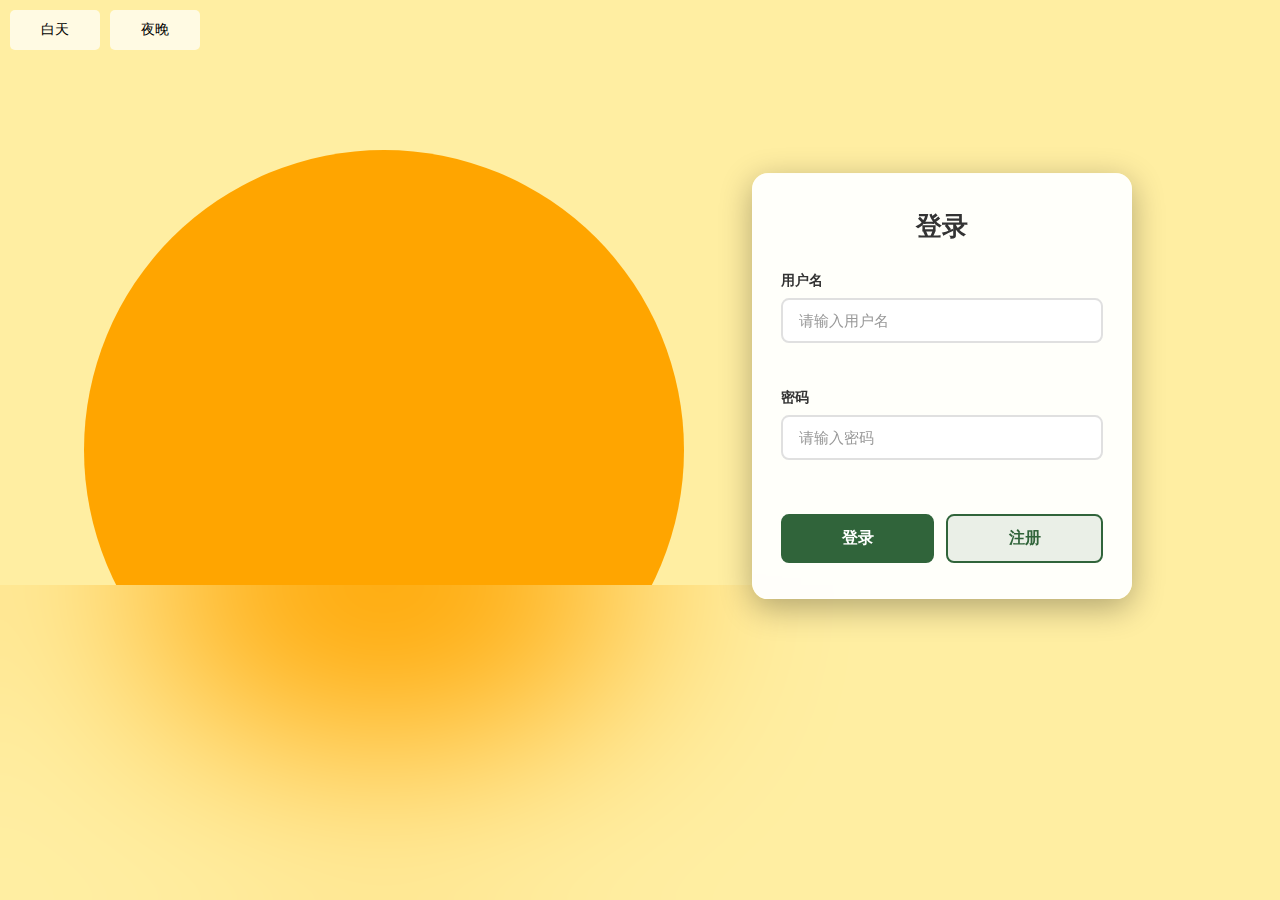
<file: School_Web/login.html>
<!DOCTYPE html>
<html lang="en">
<head>
    <meta charset="UTF-8">
    <meta name="viewport" content="width=device-width, initial-scale=1.0">
    <title>Document</title>

    <link rel="stylesheet" href="CSS/login.css">
</head>
<body>
    <div class="btn-box">
        <div onclick="change('light')">白天</div>
        <div onclick="change('dark')">夜晚</div>
    </div>

<div class="light" id="container">
    <div class="bg"></div>
    <div class="moon-box">
        <div class="moon"></div>
    </div>
    <div class="sun-box">
        <div class="sun"></div>
    </div>
    <div class="sea"></div>
    
    <!-- 登录表单 -->
    <div class="login-form-container">
        <form class="login-form" id="loginForm">
            <h2 class="form-title">登录</h2>
            
            <div class="form-group">
                <label for="username">用户名</label>
                <input type="text" id="username" name="username" placeholder="请输入用户名" required>
                <div class="error-message" id="usernameError"></div>
            </div>
            
            <div class="form-group">
                <label for="password">密码</label>
                <input type="password" id="password" name="password" placeholder="请输入密码" required>
                <div class="error-message" id="passwordError"></div>
            </div>
            
            <div class="form-buttons">
                <button type="submit" class="btn btn-login">登录</button>
                <button type="button" class="btn btn-register">注册</button>
            </div>
        </form>
    </div>
</div>

    <script>
        
        const btnBox = document.querySelector('.btn-box');
        const dark = document.querySelector('.dark');
        const sunBox = document.querySelector('.sun-box');
        const moonBox = document.querySelector('.moon-box');
        const sea = document.querySelector('.sea');
        const bg = document.querySelector('.bg');
        function change(str){
            document.getElementById('container').setAttribute('class', str);
        }

        
        
    </script>
</body>
</html>
</file>
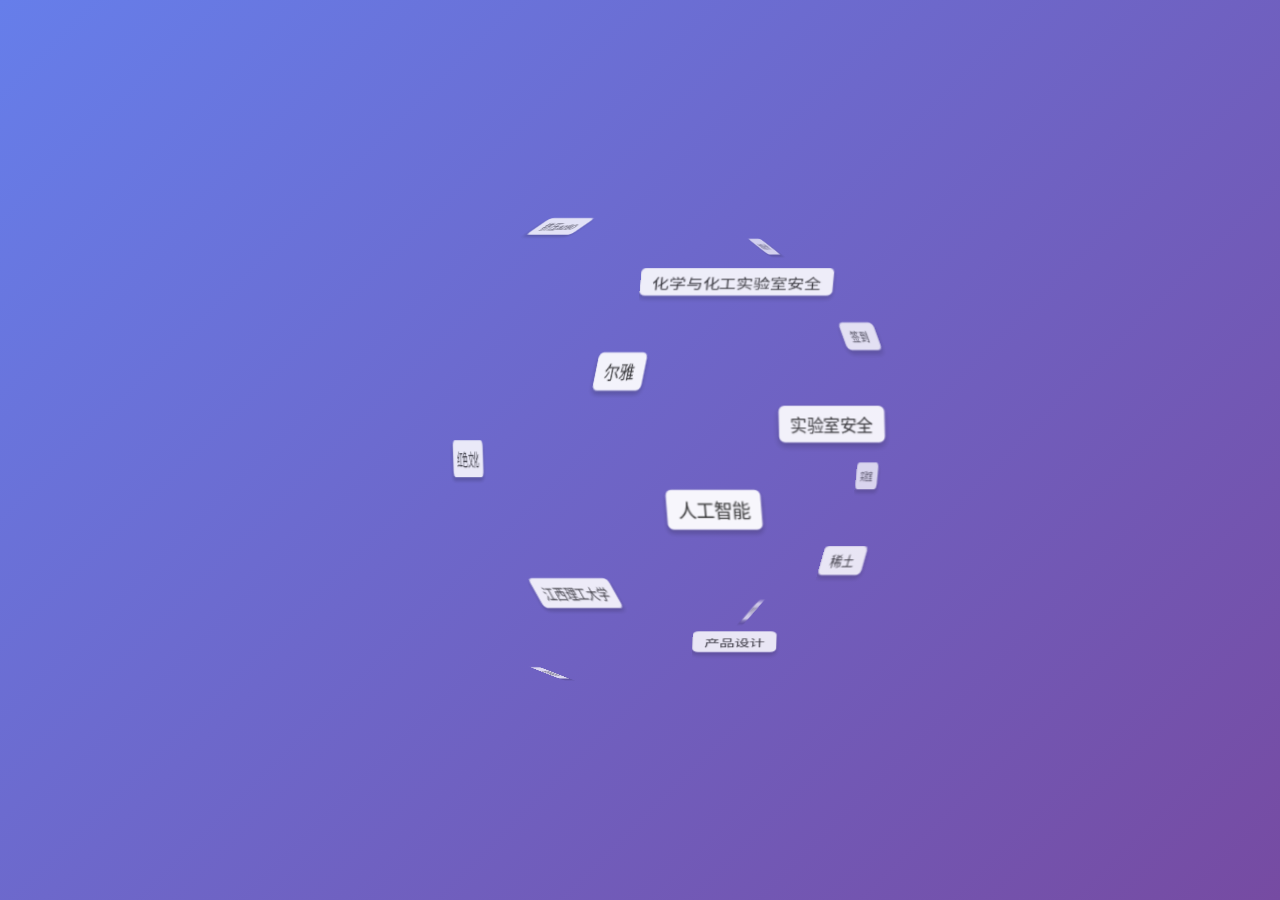
<file: School_Web/testad.html>
<!DOCTYPE html>
<html lang="zh-CN">
<head>
    <meta charset="UTF-8">
    <meta name="viewport" content="width=device-width, initial-scale=1.0">
    <title>3D标签云效果</title>
    <style>
        /* 基础样式重置 */
        * {
            margin: 0;
            padding: 0;
            box-sizing: border-box;
            font-family: "Microsoft YaHei", sans-serif;
        }

        body {
            background: linear-gradient(135deg, #667eea 0%, #764ba2 100%);
            display: flex;
            justify-content: center;
            align-items: center;
            min-height: 100vh;
            overflow: hidden;
        }

        /* 3D容器：设置透视效果 */
        .tag-cloud-3d {
            perspective: 1200px;
            perspective-origin: center center;
            width: 100%;
            height: 100vh;
            display: flex;
            justify-content: center;
            align-items: center;
        }

        /* 标签云容器：开启3D空间 */
        .tagcloud {
            transform-style: preserve-3d;
            position: relative;
            width: 600px;
            height: 600px;
            transform: translateZ(0);
        }

        /* 单个标签样式 */
        .tag-item {
            position: absolute;
            top: 50%;
            left: 50%;
            transform-origin: 0 0;
            cursor: pointer;
            pointer-events: auto;
            backface-visibility: hidden;
        }

        .tag-item a {
            text-decoration: none;
            display: block;
            transform-style: preserve-3d;
        }

        .tag-item p {
            white-space: nowrap;
            padding: 6px 12px;
            border-radius: 6px;
            background-color: rgba(255, 255, 255, 0.95);
            box-shadow: 0 4px 6px rgba(0, 0, 0, 0.2);
            transition: all 0.3s ease;
            color: #333;
            font-weight: 500;
            display: inline-block;
            transform: translateZ(0);
            /* 确保文字面向前方 */
            backface-visibility: hidden;
        }

        /* 标签hover效果 */
        .tag-item:hover p {
            background-color: #4285f4;
            color: white;
            box-shadow: 0 6px 12px rgba(66, 133, 244, 0.4);
            transform: translateZ(20px) scale(1.15);
        }

        /* 标签激活状态 */
        .tag-item.active p {
            background-color: #34a853;
            color: white;
            box-shadow: 0 8px 16px rgba(52, 168, 83, 0.5);
        }
    </style>
</head>
<body>
    <div class="tag-cloud-3d">
        <div class="tag-content eng-has-data">
            <div class="tagcloud eng-cloud-box" id="tagCloud">
                <!-- 标签元素 -->
                <div data-index="0" class="tag-item" data-url="#"><a><p>军事理论</p></a></div>
                <div data-index="1" class="tag-item" data-url="#"><a><p>军事理论课</p></a></div>
                <div data-index="2" class="tag-item" data-url="#"><a><p>高校实验室安全基础</p></a></div>
                <div data-index="3" class="tag-item" data-url="#"><a><p>产品设计</p></a></div>
                <div data-index="4" class="tag-item" data-url="#"><a><p>高等数学</p></a></div>
                <div data-index="5" class="tag-item" data-url="#"><a><p>高校实验室安全</p></a></div>
                <div data-index="6" class="tag-item" data-url="#"><a><p>江西理工大学</p></a></div>
                <div data-index="7" class="tag-item" data-url="#"><a><p>军事</p></a></div>
                <div data-index="8" class="tag-item" data-url="#"><a><p>稀土</p></a></div>
                <div data-index="9" class="tag-item" data-url="#"><a><p>唐景洪</p></a></div>
                <div data-index="10" class="tag-item" data-url="#"><a><p>知网</p></a></div>
                <div data-index="11" class="tag-item" data-url="#"><a><p>人工智能</p></a></div>
                <div data-index="12" class="tag-item" data-url="#"><a><p>无机化学</p></a></div>
                <div data-index="13" class="tag-item" data-url="#"><a><p>实验室</p></a></div>
                <div data-index="14" class="tag-item" data-url="#"><a><p>红色文化</p></a></div>
                <div data-index="15" class="tag-item" data-url="#"><a><p>实验</p></a></div>
                <div data-index="16" class="tag-item" data-url="#"><a><p>实验室安全</p></a></div>
                <div data-index="17" class="tag-item" data-url="#"><a><p>高校实验室</p></a></div>
                <div data-index="18" class="tag-item" data-url="#"><a><p>蛊真人</p></a></div>
                <div data-index="19" class="tag-item" data-url="#"><a><p>尔雅</p></a></div>
                <div data-index="20" class="tag-item" data-url="#"><a><p>车间布局优化</p></a></div>
                <div data-index="21" class="tag-item" data-url="#"><a><p>签到</p></a></div>
                <div data-index="22" class="tag-item" data-url="#"><a><p>黄开启</p></a></div>
                <div data-index="23" class="tag-item" data-url="#"><a><p>C语言</p></a></div>
                <div data-index="24" class="tag-item" data-url="#"><a><p>化学与化工实验室安全</p></a></div>
                <div data-index="25" class="tag-item" data-url="#"><a><p>研讨间</p></a></div>
                <div data-index="26" class="tag-item" data-url="#"><a><p>数值分析</p></a></div>
                <div data-index="27" class="tag-item" data-url="#"><a><p>挤压az80</p></a></div>
                <div data-index="28" class="tag-item" data-url="#"><a><p>表面活性剂</p></a></div>
                <div data-index="29" class="tag-item" data-url="#"><a><p>高校 技术转移 成果转化</p></a></div>
            </div>
        </div>
    </div>

    <script>
        // 获取标签云和标签元素
        const tagCloud = document.getElementById('tagCloud');
        const tags = document.querySelectorAll('.tag-item');
        const tagCount = tags.length;
        const radius = 250; // 3D球面半径
        
        // 存储每个标签的3D位置信息
        const tagPositions = [];
        
        // 旋转控制
        let rotateX = 0;
        let rotateY = 0;
        let autoRotateSpeed = 0.5; // 自动旋转速度
        let isMouseDown = false;
        let lastMouseX = 0;
        let lastMouseY = 0;
        let mouseRotateX = 0;
        let mouseRotateY = 0;
        
        // 初始化3D标签位置
        function initTagPositions() {
            tags.forEach((tag, index) => {
                // 使用斐波那契螺旋算法均匀分布标签
                const goldenAngle = Math.PI * (3 - Math.sqrt(5)); // 黄金角度
                const theta = goldenAngle * index;
                const y = 1 - (index / (tagCount - 1)) * 2; // y从1到-1
                const radius_at_y = Math.sqrt(1 - y * y);
                const x = Math.cos(theta) * radius_at_y;
                const z = Math.sin(theta) * radius_at_y;
                
                // 转换为实际3D坐标
                const posX = x * radius;
                const posY = y * radius;
                const posZ = z * radius;
                
                // 存储位置信息
                tagPositions.push({ x: posX, y: posY, z: posZ });
                
                // 根据z轴位置设置初始大小（远处的标签小一些）
                const baseSize = 14;
                const size = baseSize + (posZ / radius) * 6;
                tag.querySelector('p').style.fontSize = `${size}px`;
                
                // 存储初始字体大小
                tag.dataset.baseSize = size;
            });
        }
        
        // 更新标签位置和朝向
        function updateTags() {
            // 计算当前旋转角度（自动旋转 + 鼠标旋转）
            const currentRotateX = rotateX + mouseRotateX;
            const currentRotateY = rotateY + mouseRotateY;
            
            // 应用容器旋转
            tagCloud.style.transform = `rotateX(${currentRotateX}deg) rotateY(${currentRotateY}deg)`;
            
            // 更新每个标签
            tags.forEach((tag, index) => {
                const pos = tagPositions[index];
                
                // 旋转每个标签的位置（围绕Y轴和X轴）
                const radX = (currentRotateX * Math.PI) / 180;
                const radY = (currentRotateY * Math.PI) / 180;
                
                // 应用Y轴旋转
                let x1 = pos.x;
                let y1 = pos.y;
                let z1 = pos.z;
                let x2 = x1 * Math.cos(radY) - z1 * Math.sin(radY);
                let z2 = x1 * Math.sin(radY) + z1 * Math.cos(radY);
                
                // 应用X轴旋转
                let y2 = y1 * Math.cos(radX) + z2 * Math.sin(radX);
                let z3 = -y1 * Math.sin(radX) + z2 * Math.cos(radX);
                
                // 计算标签的3D位置
                const translateX = x2;
                const translateY = y2;
                const translateZ = z3;
                
                // 计算标签的旋转角度，使其始终面向用户（billboarding）
                // 根据标签在3D空间中的位置计算需要的旋转
                const angleY = -Math.atan2(translateX, translateZ) * (180 / Math.PI);
                const angleX = Math.atan2(translateY, Math.sqrt(translateX * translateX + translateZ * translateZ)) * (180 / Math.PI);
                
                // 应用变换：先移动到3D位置，再旋转使其面向用户
                tag.style.transform = `translate(-50%, -50%) translate3d(${translateX}px, ${translateY}px, ${translateZ}px) rotateY(${angleY}deg) rotateX(${angleX}deg)`;
                
                // 根据z轴深度调整大小和透明度
                const depth = (translateZ + radius) / (2 * radius); // 0到1之间
                const scale = 0.6 + depth * 0.4; // 0.6到1之间
                const opacity = 0.5 + depth * 0.5; // 0.5到1之间
                
                const p = tag.querySelector('p');
                const baseSize = parseFloat(tag.dataset.baseSize);
                p.style.fontSize = `${baseSize * scale}px`;
                p.style.opacity = opacity;
                
                // 设置z-index，确保近处的标签在上层
                tag.style.zIndex = Math.floor(translateZ + radius * 2);
            });
        }
        
        // 自动旋转
        function autoRotate() {
            rotateY += autoRotateSpeed;
            updateTags();
        }
        
        // 鼠标交互
        const container = document.querySelector('.tag-cloud-3d');
        
        container.addEventListener('mousedown', (e) => {
            isMouseDown = true;
            lastMouseX = e.clientX;
            lastMouseY = e.clientY;
            container.style.cursor = 'grabbing';
        });
        
        document.addEventListener('mousemove', (e) => {
            if (isMouseDown) {
                const deltaX = e.clientX - lastMouseX;
                const deltaY = e.clientY - lastMouseY;
                
                mouseRotateY += deltaX * 0.5;
                mouseRotateX -= deltaY * 0.5;
                
                // 限制X轴旋转角度
                mouseRotateX = Math.max(-90, Math.min(90, mouseRotateX));
                
                lastMouseX = e.clientX;
                lastMouseY = e.clientY;
                
                updateTags();
            }
        });
        
        document.addEventListener('mouseup', () => {
            isMouseDown = false;
            container.style.cursor = 'grab';
        });
        
        // 鼠标离开窗口时也取消拖拽
        document.addEventListener('mouseleave', () => {
            isMouseDown = false;
            container.style.cursor = 'grab';
        });
        
        // 标签点击事件
        tags.forEach(tag => {
            tag.addEventListener('click', (e) => {
                e.preventDefault();
                
                // 添加激活状态
                tags.forEach(t => t.classList.remove('active'));
                tag.classList.add('active');
                
                // 获取链接URL
                const url = tag.dataset.url || '#';
                
                // 执行跳转（可以修改为实际跳转逻辑）
                if (url && url !== '#') {
                    setTimeout(() => {
                        window.location.href = url;
                    }, 300);
                } else {
                    // 如果没有URL，可以显示提示或执行其他操作
                    console.log('点击标签:', tag.querySelector('p').textContent);
                }
            });
        });
        
        // 动画循环
        function animate() {
            if (!isMouseDown) {
                autoRotate();
            }
            requestAnimationFrame(animate);
        }
        
        // 初始化
        initTagPositions();
        updateTags();
        animate();
        
        // 设置容器鼠标样式
        container.style.cursor = 'grab';
    </script>
</body>
</html>
</file>
<file: School_Web/CSS/lib-nav.css>
/* 顶部导航 - 学院分馆 悬停下拉（尽量纯 CSS） */

/* 让导航容器能作为定位上下文 */
.navbar-container { position: relative; }
.navbar .nav { position: relative; }
.navbar .nav a,
.navbar .nav .nav-link { position: relative; z-index: 2; }

/* 含 mega 的条目作为定位容器 */
.navbar .nav .nav-item.has-mega { position: relative; }
.navbar .nav .nav-item.has-mega > .nav-link {
  display: inline-block;
  padding: 0 2px;
}
.navbar .nav .nav-item.has-mega > .nav-link::after {
  content: '';
  position: absolute; left: 0; right: 0; bottom: -18px; height: 18px;
  /* 扩大 hover 热区，避免移入面板时断开 */
}

/* 面板主体 - 学院分馆 */
.mega-panel {
  position: fixed;
  left: 50%;
  transform: translateX(-50%) translateY(0);
  top: 52px;
  width: 1280px;
  max-width: calc(100% - 48px);
  background: #ffffff;
  box-shadow: 0 4px 12px rgba(0,0,0,.15);
  border-radius: 0;
  border: none;
  padding: 24px 32px;
  opacity: 0;
  pointer-events: none;
  transition: opacity .25s ease;
  color: #123;
  z-index: 150;
}

/* grid 布局 - 固定5列 */
.mega-grid {
  display: grid;
  grid-template-columns: repeat(5, 1fr);
  gap: 0;
  row-gap: 0;
}

/* 每个学院项样式：绿色文字 */
.mega-grid a {
  display: flex;
  align-items: center;
  text-decoration: none;
  font-weight: 500;
  font-size: 16px;
  color: #1e5c3a;
  text-align: left;
  padding: 14px 20px;
  border-bottom: 1px solid #e8e8e8;
  transition: color 0.2s ease, background-color 0.2s ease;
  min-height: 48px;
  white-space: normal;
  word-wrap: break-word;
  overflow: visible;
  line-height: 1.5;
}

/* 最后一行不需要底部边框 */
.mega-grid a:nth-last-child(-n+5) {
  border-bottom: none;
}

.mega-grid a:hover {
  color: #0f3c25;
  background-color: #f5f5f5;
}

/* 触发：hover 与 :focus-within 皆可展开 - 学院分馆 */
.navbar .nav .nav-item.has-mega:not(.subject-nav):hover > .mega-panel,
.navbar .nav .nav-item.has-mega:not(.subject-nav):focus-within > .mega-panel {
  opacity: 1;
  pointer-events: auto;
}

/* 学院分馆导航链接初始样式 - 明显可见 */
.navbar .nav .nav-item.has-mega:not(.subject-nav) > .nav-link {
  color: #fff;
  opacity: 1;
  position: relative;
}

/* 当面板展开时高亮导航项 - 学院分馆 */
.navbar .nav .nav-item.has-mega:not(.subject-nav):hover > .nav-link,
.navbar .nav .nav-item.has-mega:not(.subject-nav):focus-within > .nav-link {
  color: #fff;
  text-shadow: 0 0 0.5px rgba(255,255,255,.8);
  opacity: 1;
  position: relative;
}

/* 学院分馆悬停时的橙色三角形指示器 */
.navbar .nav .nav-item.has-mega:not(.subject-nav):hover > .nav-link::before {
  content: '';
  position: absolute;
  bottom: -15px;
  left: 50%;
  transform: translateX(-50%);
  width: 0;
  height: 0;
  border-left: 8px solid transparent;
  border-right: 8px solid transparent;
  border-bottom: 8px solid #ff8a00;
  z-index: 151;
}

/* 学院分馆导航项的热区扩展 */
.navbar .nav .nav-item.has-mega:not(.subject-nav) > .nav-link::after {
  content: '';
  position: absolute;
  left: 0;
  right: 0;
  bottom: -18px;
  height: 18px;
}

/* 防止面板与后景元素交互冲突 */
.hero { isolation: isolate; }
</file>
<file: School_Web/CSS/hexagon.css>
/* ============================================
   3D六边形轮播图组件 - CSS样式
   ============================================ */

/* 基础样式重置（作用域限制在 hexagon-carousel-wrapper 内） */
.hexagon-carousel-wrapper * {
    margin: 0;
    padding: 0;
    list-style: none;
}

/* 轮播容器样式 */
.hexagon-carousel-container {
    position: relative;
    margin: 0px auto 0;
    perspective: 1500px; /* 3D透视效果，可根据需要调整 */
    overflow: hidden; /* 避免旋转时产生滚动条 */
}

/* 轮播列表样式 */
.hexagon-carousel {
    position: absolute;
    width: 100%;
    height: 100%;
    transform-style: preserve-3d; /* 保持3D效果 */
    transition: transform 1s ease; /* 平滑过渡效果 */
    will-change: transform; /* 优化动画，减少抖动闪烁 */
}

/* 每个轮播项样式 - 修改这里的宽高即可，布局会自动适配 */
.hexagon-carousel li {
    position: absolute;
    /* ========== 修改以下宽高即可，其他会自动计算 ========== */
    width: 300px;
    height: 169px; /* 16:9 比例示例：300 * 9 / 16 = 169 */
    /* ===================================================== */
    left: 50%;
    top: 50%;
    /* margin-left 和 margin-top 会通过JS自动计算，无需手动修改 */
    border: 1px solid #ccc;
    background-color: rgba(255, 255, 255, 0.8);
    display: flex;
    align-items: center;
    justify-content: center;
    border-radius: 8px; /* 圆角，可选 */
    overflow: hidden; /* 内容溢出隐藏 */
}

/* 让 a 填满 li */
.hexagon-carousel li a{
    display: block;
    width: 100%;
    height: 100%;
    transform-style: preserve-3d;
    backface-visibility: hidden; /* 正面项减少闪烁 */
    position: relative;
}

/* 图片包装器 */
.hexagon-image-wrapper {
    position: relative;
    width: 100%;
    height: 100%;
    display: flex;
    flex-direction: column;
    overflow: hidden;
}

.hexagon-carousel li a img{
    width: 100%;
    height: 100%;
    object-fit: cover;
    display: block; /* 去除行内元素默认空白间隙 */
    backface-visibility: hidden; /* 修复某些浏览器闪频 */
    flex-shrink: 0;
}

/* 底部阴影遮罩 */
.hexagon-overlay {
    position: absolute;
    bottom: 0;
    left: 0;
    right: 0;
    height: 50%;
    background: linear-gradient(to top, 
        rgba(0, 0, 0, 0.7) 0%,
        rgba(0, 0, 0, 0.5) 50%,
        rgba(0, 0, 0, 0.3) 80%,
        rgba(0, 0, 0, 0) 100%);
    pointer-events: none;
    z-index: 1;
}

/* 文字内容区域 */
.hexagon-text {
    position: absolute;
    bottom: 0;
    left: 0;
    right: 0;
    padding: 16px 20px;
    z-index: 2;
    color: #ffffff;
    pointer-events: none;
}

.hexagon-text h3 {
    margin: 0 0 6px 0;
    font-size: 18px;
    font-weight: 700;
    line-height: 1.3;
    text-shadow: 0 2px 8px rgba(0, 0, 0, 0.5);
}

.hexagon-text p {
    margin: 0;
    font-size: 13px;
    line-height: 1.4;
    opacity: 0.95;
    text-shadow: 0 2px 6px rgba(0, 0, 0, 0.5);
}

/* 背面项：将内部内容翻转回正面，保证可见且不镜像 */
.hexagon-carousel li.is-back a {
    /* transform: rotateY(180deg); */
    backface-visibility: visible; /* 背面需可见 */
}
.hexagon-carousel li.is-back a img {
    backface-visibility: visible; /* 背面图片可见 */
    /* transform:scaleX(-1); */
}
.hexagon-carousel li.is-back .hexagon-overlay,
.hexagon-carousel li.is-back .hexagon-text {
    backface-visibility: visible; /* 背面阴影和文字可见 */
}

/* 轮播控制按钮 */
.hexagon-controls {
    position: relative;
    display: flex;
    justify-content: center;
    align-items: center;
    gap: 20px;
    margin-top: 0px;
    margin-bottom: 20px;
    z-index: 10;
}

.hexagon-btn {
    width: 50px;
    height: 50px;
    border-radius: 50%;
    background: rgba(255, 255, 255, 0.9);
    border: 2px solid rgba(48, 100, 58, 0.3);
    color: #30643A;
    cursor: pointer;
    display: flex;
    align-items: center;
    justify-content: center;
    font-size: 20px;
    transition: all 0.3s ease;
    box-shadow: 0 2px 8px rgba(0, 0, 0, 0.15);
    outline: none;
}

.hexagon-btn:hover {
    background: #30643A;
    color: #ffffff;
    border-color: #30643A;
    transform: scale(1.1);
    box-shadow: 0 4px 12px rgba(48, 100, 58, 0.4);
}

.hexagon-btn:active {
    transform: scale(0.95);
}

.hexagon-btn .iconfont {
    font-size: 20px;
}
</file>
<file: School_Web/iconfont/iconfont.css>
@font-face {
  font-family: "iconfont"; /* Project id 5049927 */
  src: url('iconfont.woff2?t=1761703320836') format('woff2'),
       url('iconfont.woff?t=1761703320836') format('woff'),
       url('iconfont.ttf?t=1761703320836') format('truetype');
}

.iconfont {
  font-family: "iconfont" !important;
  font-size: 16px;
  font-style: normal;
  -webkit-font-smoothing: antialiased;
  -moz-osx-font-smoothing: grayscale;
}

.icon-fanhui:before {
  content: "\e601";
}

.icon-gengduo:before {
  content: "\e603";
}

.icon-direction-right:before {
  content: "\e66c";
}

.icon-direction-left:before {
  content: "\e66d";
}

.icon-xinlangweibo:before {
  content: "\e600";
}

.icon-arrowrighto:before {
  content: "\e6ac";
}

.icon-youjiantou:before {
  content: "\e624";
}

.icon-weixin:before {
  content: "\e67b";
}

.icon-xiala:before {
  content: "\e615";
}

.icon-youjiantou_huaban:before {
  content: "\e63e";
}

.icon-xiala1:before {
  content: "\e6aa";
}

.icon-sousuo:before {
  content: "\e602";
}

.icon-bilibili-line:before {
  content: "\ea96";
}
</file>
<file: School_Web/CSS/login.css>
*{
    margin: 0;
    padding: 0;
}

#container{
    height: 100vh;
}
.bg{
    position: absolute;
    top: 0;
    left: 0;
    width: 100%;
    height: 100%;
}
.sun{
    margin: 0;
    padding: 0;
    position: absolute;
    top: 50%;
    left: 30%;
    transform: translate(-50%, -50%);
    width: 600px;
    height: 600px;
    background-color: orange;
    border-radius: 50%;
}

.moon{
    margin: 0;
    padding: 0;
    position: absolute;
    top: 50%;
    left: 30%;
    transform: translate(calc(-50% + -160px), calc(-50% + -180px));
    width: 600px;
    height: 600px;
    box-shadow: 160px 180px 0 cyan;
    border-radius: 50%;
}
.sea{
    position: absolute;
    bottom: 0;
    width: 100%;
    height: 35%;
    backdrop-filter: blur(100px);
    -webkit-backdrop-filter: blur(100px);
    z-index: 100;
}
.sun,
.moon,
.sun-box,
.moon-box,
.bg{
    transition: all 1s ease-in-out;
}
.sun-box,
.moon-box{
    position: relative;
    overflow: hidden;
}
.light .sun-box{
    height: 100%;
}
.light .moon-box{
    height:0;
}
.light .bg{
    background-color: #ffeea2;
}

.dark .sun-box{
    height: 0;
}
.dark .moon-box{
    height: 100%;
}
.dark .bg{
    background-color: #040720;
}

.btn-box{
    position: absolute;
    top: 5px;
    left: 5px;
    z-index: 101;
    display: flex;
    flex-direction: row;
}
.btn-box div{
    background-color: rgba(255, 255, 255, 0.7);
    color: #000;
    width: 90px;
    height: 40px;
    line-height: 40px;
    text-align: center;
    margin: 5px;
    font-size: 14px;
    border-radius: 5px;
    cursor: pointer;
}
.btn-box div:hover{
    background-color: #fff;
}

/* 登录表单容器 */
.login-form-container {
    position: absolute;
    top: 50%;
    right: 10%;
    transform: translateY(-65%);
    z-index: 102;
    width: 100%;
    max-width: 380px;
    padding: 0 20px;
}

/* 登录表单 */
.login-form {
    background: rgba(255, 255, 255, 0.95);
    backdrop-filter: blur(10px);
    -webkit-backdrop-filter: blur(10px);
    border-radius: 16px;
    padding: 35px 28px;
    box-shadow: 0 8px 32px rgba(0, 0, 0, 0.3);
    border: 1px solid rgba(255, 255, 255, 0.3);
}

.form-title {
    text-align: center;
    margin-bottom: 28px;
    font-size: 26px;
    font-weight: 700;
    color: #333;
}

.form-group {
    margin-bottom: 20px;
}

.form-group label {
    display: block;
    margin-bottom: 8px;
    font-size: 14px;
    font-weight: 600;
    color: #333;
}

.form-group input {
    width: 100%;
    padding: 12px 16px;
    font-size: 15px;
    border: 2px solid #e0e0e0;
    border-radius: 8px;
    outline: none;
    transition: all 0.3s ease;
    box-sizing: border-box;
    background: #fff;
    color: #333;
}

.form-group input:focus {
    border-color: #30643A;
    box-shadow: 0 0 0 3px rgba(48, 100, 58, 0.1);
}

.form-group input::placeholder {
    color: #999;
}

/* 错误信息区域 */
.error-message {
    min-height: 20px;
    margin-top: 6px;
    font-size: 13px;
    color: #e74c3c;
    line-height: 1.4;
}

/* 按钮组 */
.form-buttons {
    display: flex;
    gap: 12px;
    margin-top: 28px;
}

.btn {
    flex: 1;
    padding: 12px 24px;
    font-size: 16px;
    font-weight: 600;
    border: none;
    border-radius: 8px;
    cursor: pointer;
    transition: all 0.3s ease;
    outline: none;
}

.btn-login {
    background: #30643A;
    color: #fff;
}

.btn-login:hover {
    background: #1f5d3b;
    transform: translateY(-2px);
    box-shadow: 0 4px 12px rgba(48, 100, 58, 0.4);
}

.btn-login:active {
    transform: translateY(0);
}

.btn-register {
    background: rgba(48, 100, 58, 0.1);
    color: #30643A;
    border: 2px solid #30643A;
}

.btn-register:hover {
    background: rgba(48, 100, 58, 0.15);
    transform: translateY(-2px);
    box-shadow: 0 4px 12px rgba(48, 100, 58, 0.2);
}

.btn-register:active {
    transform: translateY(0);
}

@media (max-width: 480px) {
    .login-form-container {
        max-width: 90%;
        padding: 0 15px;
    }
    
    .login-form {
        padding: 30px 20px;
    }
    
    .form-title {
        font-size: 24px;
    }
}
</file>
